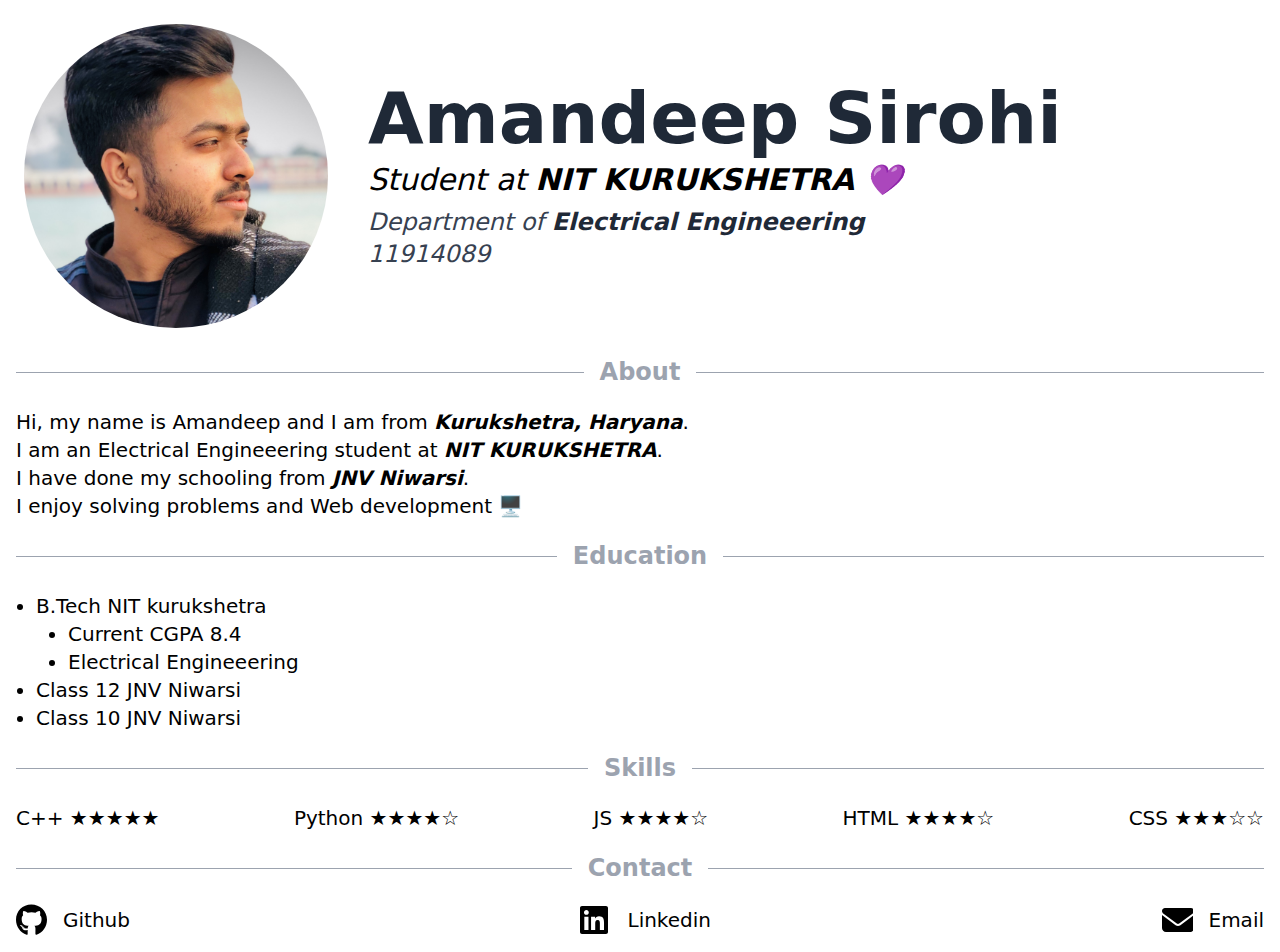
<file: index.html>
<!doctype html>
<html lang="en">
  <head>
    <meta charset="UTF-8" />
    <meta name="viewport" content="width=device-width, initial-scale=1.0" />
    <title>Amandeep's Website</title>
    <link href="styles.css" rel="stylesheet" />
  </head>

  <body class="max-w-7xl mx-auto p-4">
    <!-- Header Section Starts -->
    <div class="flex flex-row gap-4 md:gap-8 items-center">
      <img
        src="images/IMG_951f0.jpg"
        alt="pic"
        class="w-40 h-40 md:h-80 md:w-80 object-cover object-top md:rounded-full p-1 md:p-2 ring-1 md:ring-2 ring-gray-400"
      />
      <div class="flex flex-col gap-2 md:gap-2">
        <h1
          class="text-2xl md:text-4xl xl:text-7xl font-semibold text-gray-800"
        >
          Amandeep Sirohi
        </h1>
        <p class="italic text-md md:text-xl xl:text-3xl">
          Student at
          <a
            class="hover:underline font-bold"
            href="https://nitkkr.ac.in/"
            target="_blank"
          >
            NIT KURUKSHETRA
          </a>
          💜
        </p>
        <p class="text-md md:text-lg xl:text-2xl italic text-gray-700">
          Department of
          <a
            class="hover:underline text-gray-800 font-bold"
            href="https://nitkkr.ac.in/?page_id=76"
            target="_blank"
          >
            Electrical Engineeering
          </a>
          <br />
          11914089
        </p>
      </div>
    </div>
    <!-- Header Section Ends -->

    <!-- About Section Starts -->
    <div class="relative flex py-3 md:py-5 items-center">
      <div class="flex-grow border-t border-gray-400"></div>
      <span
        class="flex-shrink mx-4 text-lg md:text-xl xl:text-2xl text-gray-400 font-bold"
      >
        About
      </span>
      <div class="flex-grow border-t border-gray-400"></div>
    </div>
    <p class="text-md md:text-lg xl:text-xl">
      Hi, my name is Amandeep and I am from
      <a
        class="hover:underline italic font-semibold"
        href="https://goo.gl/maps/4ad3YCy3kP9Yof6aA"
        target="_blank"
      >
        Kurukshetra, Haryana</a
      >.
      <br />
      I am an Electrical Engineeering student at
      <a
        class="hover:underline italic font-semibold"
        href="https://nitkkr.ac.in/"
        target="_blank"
      >
        NIT KURUKSHETRA</a
      >.
      <br />
      I have done my schooling from
      <a
        class="hover:underline italic font-semibold"
        href="https://goo.gl/maps/fxHecJZdYK7UZHt78"
        target="_blank"
      >
        JNV Niwarsi</a
      >.
      <br />
      I enjoy solving problems and Web development 🖥️
    </p>
    <!-- About Section Ends -->

    <!-- Education Section Starts -->
    <div class="relative flex py-3 md:py-5 items-center">
      <div class="flex-grow border-t border-gray-400"></div>
      <span
        class="flex-shrink mx-4 text-lg md:text-xl xl:text-2xl text-gray-400 font-bold"
      >
        Education
      </span>
      <div class="flex-grow border-t border-gray-400"></div>
    </div>
    <ul class="list-disc text-md md:text-lg xl:text-xl pl-5">
      <li>
        B.Tech NIT kurukshetra
        <ul class="list-disc ml-8">
          <li>Current CGPA 8.4</li>
          <li>Electrical Engineeering</li>
        </ul>
      </li>
      <li>Class 12 JNV Niwarsi</li>
      <li>Class 10 JNV Niwarsi</li>
    </ul>
    <!-- Education Section Ends -->

    <!-- Skills Section Starts -->
    <div class="relative flex py-3 md:py-5 items-center">
      <div class="flex-grow border-t border-gray-400"></div>
      <span
        class="flex-shrink mx-4 text-lg md:text-xl xl:text-2xl text-gray-400 font-bold"
      >
        Skills
      </span>
      <div class="flex-grow border-t border-gray-400"></div>
    </div>
    <div
      class="flex flex-row flex-wrap md:flex-row gap-4 justify-between w-full"
    >
      <p class="text-md md:text-lg xl:text-xl">C++ ★★★★★</p>
      <p class="text-md md:text-lg xl:text-xl">Python ★★★★☆</p>
      <p class="text-md md:text-lg xl:text-xl">JS ★★★★☆</p>
      <p class="text-md md:text-lg xl:text-xl">HTML ★★★★☆</p>
      <p class="text-md md:text-lg xl:text-xl">CSS ★★★☆☆</p>
    </div>
    <!-- Skills Section Ends -->

    <!-- Contact Section Starts -->
    <div class="relative flex py-3 md:py-5 items-center">
      <div class="flex-grow border-t border-gray-400"></div>
      <span
        class="flex-shrink mx-4 text-lg md:text-xl xl:text-2xl text-gray-400 font-bold"
      >
        Contact
      </span>
      <div class="flex-grow border-t border-gray-400"></div>
    </div>
    <div
      class="flex flex-row flex-wrap md:flex-row gap-4 justify-between w-full"
    >
      <a
        href="https://github.com/amandeepsirohi"
        target="_blank"
        class="hover:underline text-md md:text-lg xl:text-xl flex flex-row items-center gap-2 xl:gap-4"
      >
        <svg
          xmlns="http://www.w3.org/2000/svg"
          viewBox="0 0 496 512"
          class="h-4 xl:h-8"
        >
          <path
            d="M165.9 397.4c0 2-2.3 3.6-5.2 3.6-3.3.3-5.6-1.3-5.6-3.6 0-2 2.3-3.6 5.2-3.6 3-.3 5.6 1.3 5.6 3.6zm-31.1-4.5c-.7 2 1.3 4.3 4.3 4.9 2.6 1 5.6 0 6.2-2s-1.3-4.3-4.3-5.2c-2.6-.7-5.5.3-6.2 2.3zm44.2-1.7c-2.9.7-4.9 2.6-4.6 4.9.3 2 2.9 3.3 5.9 2.6 2.9-.7 4.9-2.6 4.6-4.6-.3-1.9-3-3.2-5.9-2.9zM244.8 8C106.1 8 0 113.3 0 252c0 110.9 69.8 205.8 169.5 239.2 12.8 2.3 17.3-5.6 17.3-12.1 0-6.2-.3-40.4-.3-61.4 0 0-70 15-84.7-29.8 0 0-11.4-29.1-27.8-36.6 0 0-22.9-15.7 1.6-15.4 0 0 24.9 2 38.6 25.8 21.9 38.6 58.6 27.5 72.9 20.9 2.3-16 8.8-27.1 16-33.7-55.9-6.2-112.3-14.3-112.3-110.5 0-27.5 7.6-41.3 23.6-58.9-2.6-6.5-11.1-33.3 2.6-67.9 20.9-6.5 69 27 69 27 20-5.6 41.5-8.5 62.8-8.5s42.8 2.9 62.8 8.5c0 0 48.1-33.6 69-27 13.7 34.7 5.2 61.4 2.6 67.9 16 17.7 25.8 31.5 25.8 58.9 0 96.5-58.9 104.2-114.8 110.5 9.2 7.9 17 22.9 17 46.4 0 33.7-.3 75.4-.3 83.6 0 6.5 4.6 14.4 17.3 12.1C428.2 457.8 496 362.9 496 252 496 113.3 383.5 8 244.8 8zM97.2 352.9c-1.3 1-1 3.3.7 5.2 1.6 1.6 3.9 2.3 5.2 1 1.3-1 1-3.3-.7-5.2-1.6-1.6-3.9-2.3-5.2-1zm-10.8-8.1c-.7 1.3.3 2.9 2.3 3.9 1.6 1 3.6.7 4.3-.7.7-1.3-.3-2.9-2.3-3.9-2-.6-3.6-.3-4.3.7zm32.4 35.6c-1.6 1.3-1 4.3 1.3 6.2 2.3 2.3 5.2 2.6 6.5 1 1.3-1.3.7-4.3-1.3-6.2-2.2-2.3-5.2-2.6-6.5-1zm-11.4-14.7c-1.6 1-1.6 3.6 0 5.9 1.6 2.3 4.3 3.3 5.6 2.3 1.6-1.3 1.6-3.9 0-6.2-1.4-2.3-4-3.3-5.6-2z"
          />
        </svg>
        <p>Github</p>
      </a>
      <a
        href="https://www.linkedin.com/in/amandeep-sirohi-306204211/"
        target="_blank"
        class="hover:underline text-md md:text-lg xl:text-xl flex flex-row items-center gap-2 xl:gap-4"
      >
        <svg
          xmlns="http://www.w3.org/2000/svg"
          viewBox="0 0 496 512"
          class="h-4 xl:h-8"
        >
          <path
            d="M416 32H31.9C14.3 32 0 46.5 0 64.3v383.4C0 465.5 14.3 480 31.9 480H416c17.6 0 32-14.5 32-32.3V64.3c0-17.8-14.4-32.3-32-32.3zM135.4 416H69V202.2h66.5V416zm-33.2-243c-21.3 0-38.5-17.3-38.5-38.5S80.9 96 102.2 96c21.2 0 38.5 17.3 38.5 38.5 0 21.3-17.2 38.5-38.5 38.5zm282.1 243h-66.4V312c0-24.8-.5-56.7-34.5-56.7-34.6 0-39.9 27-39.9 54.9V416h-66.4V202.2h63.7v29.2h.9c8.9-16.8 30.6-34.5 62.9-34.5 67.2 0 79.7 44.3 79.7 101.9V416z"
          />
        </svg>
        <p>Linkedin</p>
      </a>
      <a
        href="mailto:amandeep.gh1729@gmail.com"
        target="_blank"
        class="hover:underline text-md md:text-lg xl:text-xl flex flex-row items-center gap-2 xl:gap-4"
      >
        <svg
          xmlns="http://www.w3.org/2000/svg"
          viewBox="0 0 496 512"
          class="h-4 xl:h-8"
        >
          <path
            d="M48 64C21.5 64 0 85.5 0 112c0 15.1 7.1 29.3 19.2 38.4L236.8 313.6c11.4 8.5 27 8.5 38.4 0L492.8 150.4c12.1-9.1 19.2-23.3 19.2-38.4c0-26.5-21.5-48-48-48H48zM0 176V384c0 35.3 28.7 64 64 64H448c35.3 0 64-28.7 64-64V176L294.4 339.2c-22.8 17.1-54 17.1-76.8 0L0 176z"
          />
        </svg>
        <p>Email</p>
      </a>
    </div>
    <!-- Contact Section Ends -->
  </body>
</html>
</file>
<file: styles.css>
/*! CSS Used from: http://0.0.0.0:8000/output.css */
*,
::before,
::after {
  box-sizing: border-box;
  border-width: 0;
  border-style: solid;
  border-color: #e5e7eb;
}
::before,
::after {
  --tw-content: "";
}
html {
  line-height: 1.5;
  -webkit-text-size-adjust: 100%;
  -moz-tab-size: 4;
  -o-tab-size: 4;
  tab-size: 4;
  font-family:
    ui-sans-serif,
    system-ui,
    -apple-system,
    BlinkMacSystemFont,
    "Segoe UI",
    Roboto,
    "Helvetica Neue",
    Arial,
    "Noto Sans",
    sans-serif,
    "Apple Color Emoji",
    "Segoe UI Emoji",
    "Segoe UI Symbol",
    "Noto Color Emoji";
  font-feature-settings: normal;
  font-variation-settings: normal;
}
body {
  margin: 0;
  line-height: inherit;
}
h1 {
  font-size: inherit;
  font-weight: inherit;
}
a {
  color: inherit;
  text-decoration: inherit;
}
h1,
p {
  margin: 0;
}
ul {
  list-style: none;
  margin: 0;
  padding: 0;
}
:disabled {
  cursor: default;
}
img,
svg {
  display: block;
  vertical-align: middle;
}
img {
  max-width: 100%;
  height: auto;
}
*,
::before,
::after {
  --tw-border-spacing-x: 0;
  --tw-border-spacing-y: 0;
  --tw-translate-x: 0;
  --tw-translate-y: 0;
  --tw-rotate: 0;
  --tw-skew-x: 0;
  --tw-skew-y: 0;
  --tw-scale-x: 1;
  --tw-scale-y: 1;
  --tw-scroll-snap-strictness: proximity;
  --tw-ring-offset-width: 0px;
  --tw-ring-offset-color: #fff;
  --tw-ring-color: rgb(59 130 246 / 0.5);
  --tw-ring-offset-shadow: 0 0 #0000;
  --tw-ring-shadow: 0 0 #0000;
  --tw-shadow: 0 0 #0000;
  --tw-shadow-colored: 0 0 #0000;
}
.relative {
  position: relative;
}
.mx-auto {
  margin-left: auto;
  margin-right: auto;
}
.mx-4 {
  margin-left: 1rem;
  margin-right: 1rem;
}
.ml-8 {
  margin-left: 2rem;
}
.flex {
  display: flex;
}
.h-40 {
  height: 10rem;
}
.h-4 {
  height: 1rem;
}
.w-full {
  width: 100%;
}
.w-40 {
  width: 10rem;
}
.max-w-7xl {
  max-width: 80rem;
}
.flex-shrink {
  flex-shrink: 1;
}
.flex-grow {
  flex-grow: 1;
}
.list-disc {
  list-style-type: disc;
}
.flex-row {
  flex-direction: row;
}
.flex-col {
  flex-direction: column;
}
.flex-wrap {
  flex-wrap: wrap;
}
.items-center {
  align-items: center;
}
.justify-between {
  justify-content: space-between;
}
.gap-2 {
  gap: 0.5rem;
}
.gap-4 {
  gap: 1rem;
}
.border-t {
  border-top-width: 1px;
}
.border-gray-400 {
  --tw-border-opacity: 1;
  border-color: rgb(156 163 175 / var(--tw-border-opacity));
}
.object-cover {
  -o-object-fit: cover;
  object-fit: cover;
}
.object-top {
  -o-object-position: top;
  object-position: top;
}
.p-4 {
  padding: 1rem;
}
.p-1 {
  padding: 0.25rem;
}
.py-3 {
  padding-top: 0.75rem;
  padding-bottom: 0.75rem;
}
.pl-5 {
  padding-left: 1.25rem;
}
.text-2xl {
  font-size: 1.5rem;
  line-height: 2rem;
}
.text-lg {
  font-size: 1.125rem;
  line-height: 1.75rem;
}
.font-bold {
  font-weight: 700;
}
.font-semibold {
  font-weight: 600;
}
.italic {
  font-style: italic;
}
.text-gray-800 {
  --tw-text-opacity: 1;
  color: rgb(31 41 55 / var(--tw-text-opacity));
}
.text-gray-700 {
  --tw-text-opacity: 1;
  color: rgb(55 65 81 / var(--tw-text-opacity));
}
.text-gray-400 {
  --tw-text-opacity: 1;
  color: rgb(156 163 175 / var(--tw-text-opacity));
}
.ring-1 {
  --tw-ring-offset-shadow: var(--tw-ring-inset) 0 0 0
    var(--tw-ring-offset-width) var(--tw-ring-offset-color);
  --tw-ring-shadow: var(--tw-ring-inset) 0 0 0
    calc(1px + var(--tw-ring-offset-width)) var(--tw-ring-color);
  box-shadow: var(--tw-ring-offset-shadow), var(--tw-ring-shadow),
    var(--tw-shadow, 0 0 #0000);
}
.ring-gray-400 {
  --tw-ring-opacity: 1;
  --tw-ring-color: rgb(156 163 175 / var(--tw-ring-opacity));
}
.hover\:underline:hover {
  text-decoration-line: underline;
}
@media (min-width: 768px) {
  .md\:h-80 {
    height: 20rem;
  }
  .md\:w-80 {
    width: 20rem;
  }
  .md\:flex-row {
    flex-direction: row;
  }
  .md\:gap-8 {
    gap: 2rem;
  }
  .md\:gap-2 {
    gap: 0.5rem;
  }
  .md\:rounded-full {
    border-radius: 9999px;
  }
  .md\:p-2 {
    padding: 0.5rem;
  }
  .md\:py-5 {
    padding-top: 1.25rem;
    padding-bottom: 1.25rem;
  }
  .md\:text-4xl {
    font-size: 2.25rem;
    line-height: 2.5rem;
  }
  .md\:text-xl {
    font-size: 1.25rem;
    line-height: 1.75rem;
  }
  .md\:text-lg {
    font-size: 1.125rem;
    line-height: 1.75rem;
  }
  .md\:ring-2 {
    --tw-ring-offset-shadow: var(--tw-ring-inset) 0 0 0
      var(--tw-ring-offset-width) var(--tw-ring-offset-color);
    --tw-ring-shadow: var(--tw-ring-inset) 0 0 0
      calc(2px + var(--tw-ring-offset-width)) var(--tw-ring-color);
    box-shadow: var(--tw-ring-offset-shadow), var(--tw-ring-shadow),
      var(--tw-shadow, 0 0 #0000);
  }
}
@media (min-width: 1280px) {
  .xl\:h-8 {
    height: 2rem;
  }
  .xl\:gap-4 {
    gap: 1rem;
  }
  .xl\:text-7xl {
    font-size: 4.5rem;
    line-height: 1;
  }
  .xl\:text-3xl {
    font-size: 1.875rem;
    line-height: 2.25rem;
  }
  .xl\:text-2xl {
    font-size: 1.5rem;
    line-height: 2rem;
  }
  .xl\:text-xl {
    font-size: 1.25rem;
    line-height: 1.75rem;
  }
}
</file>
